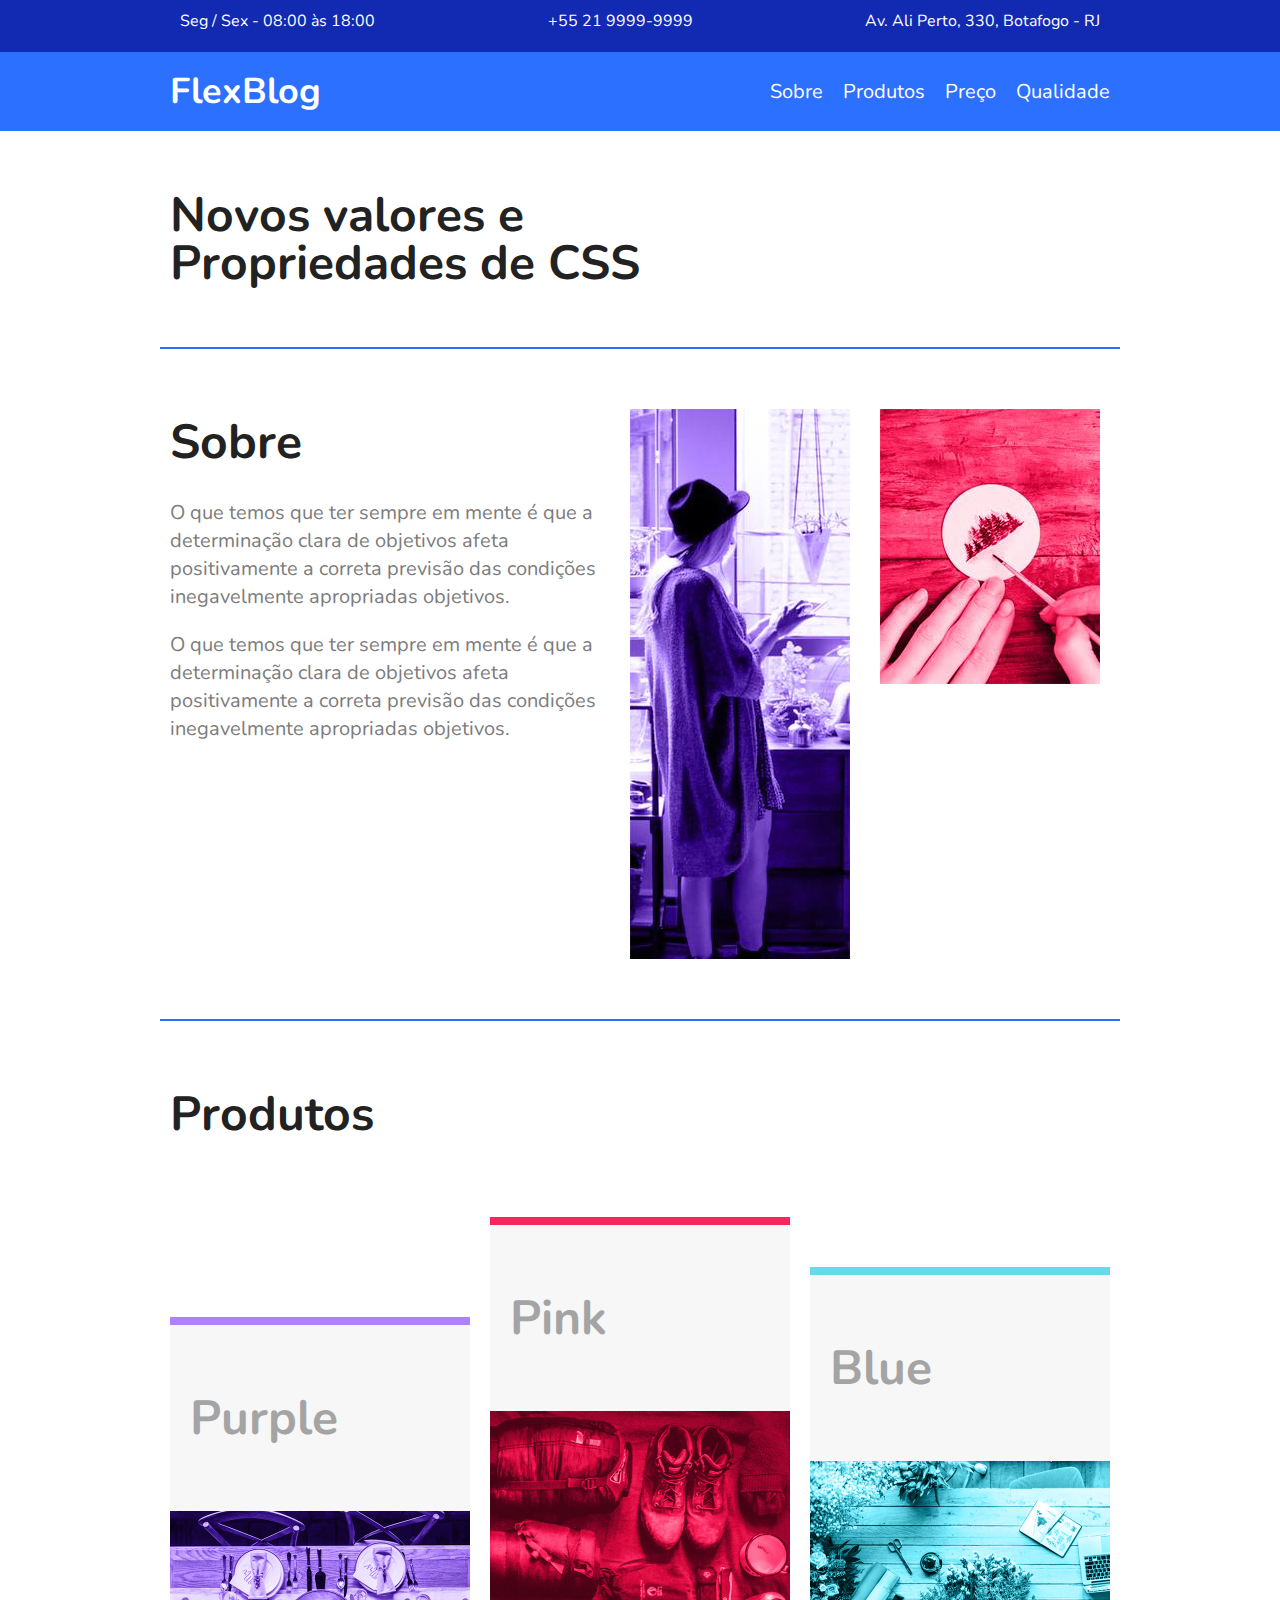
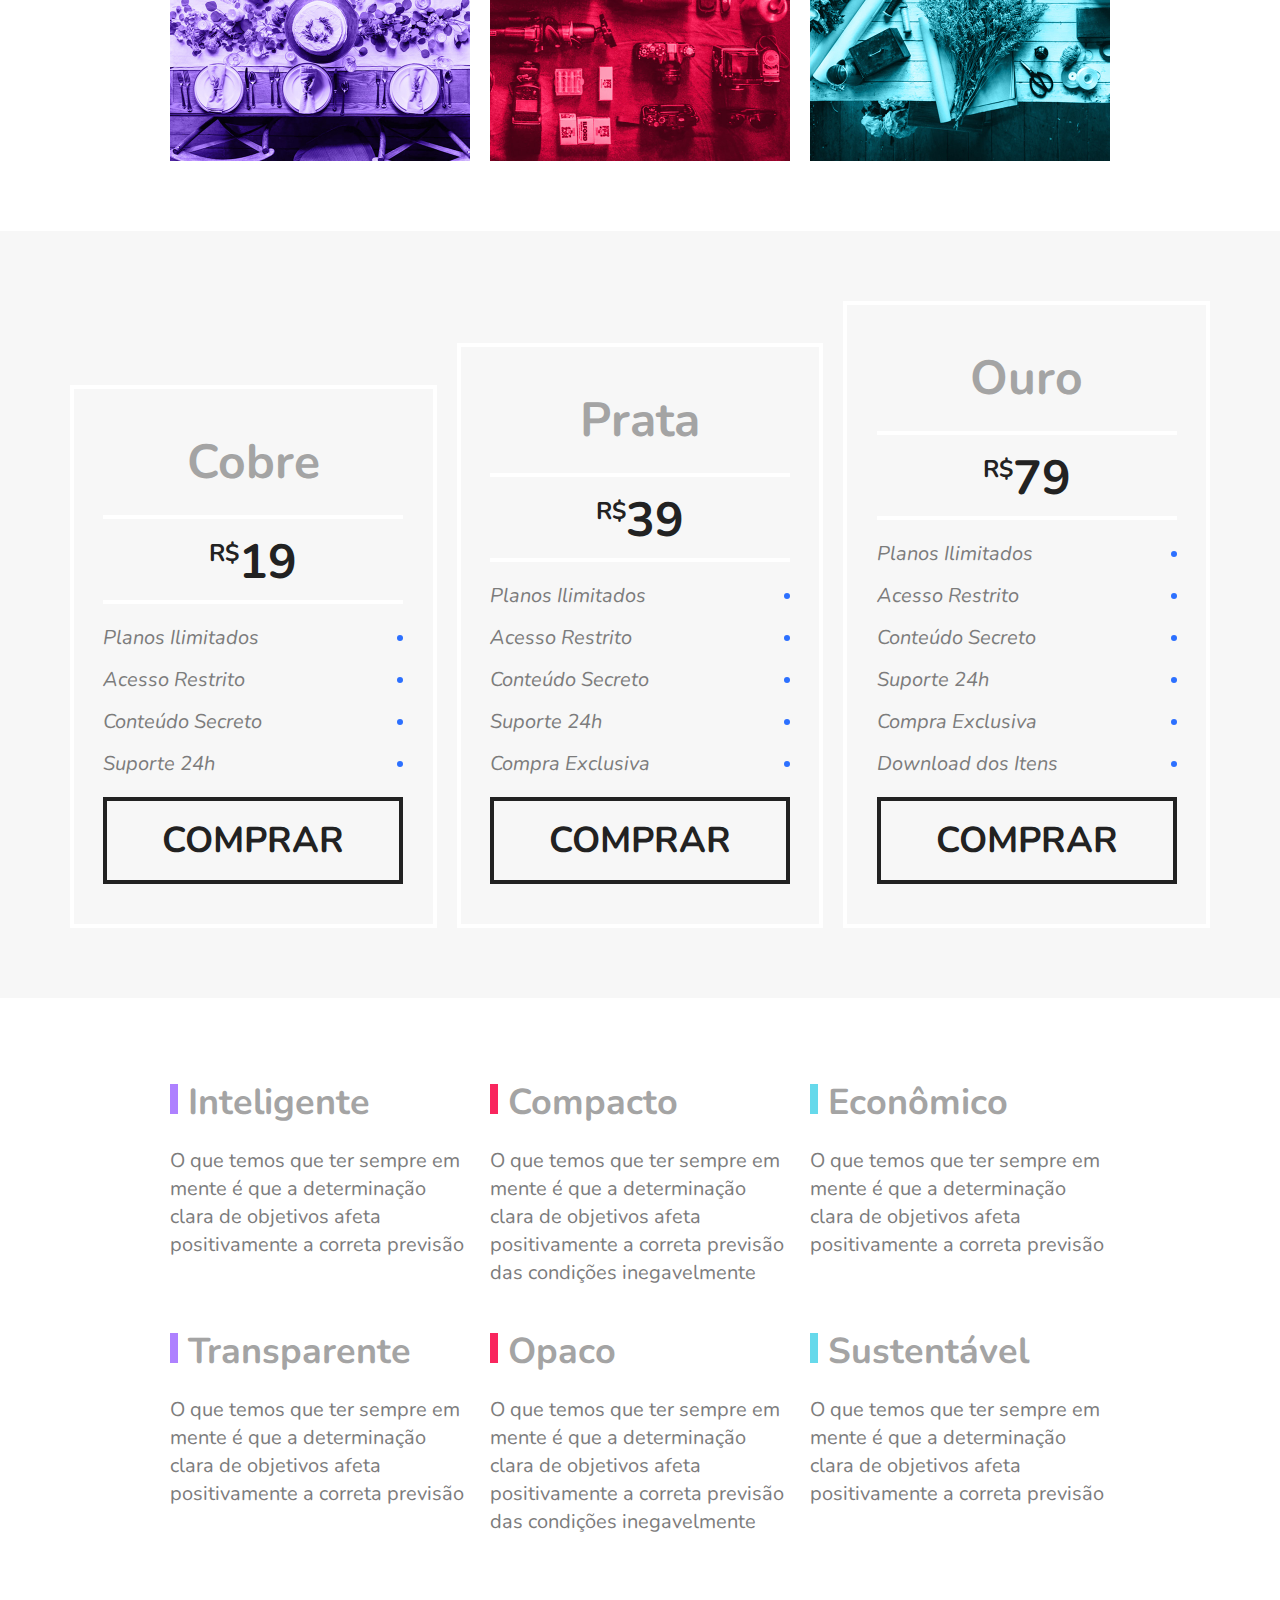
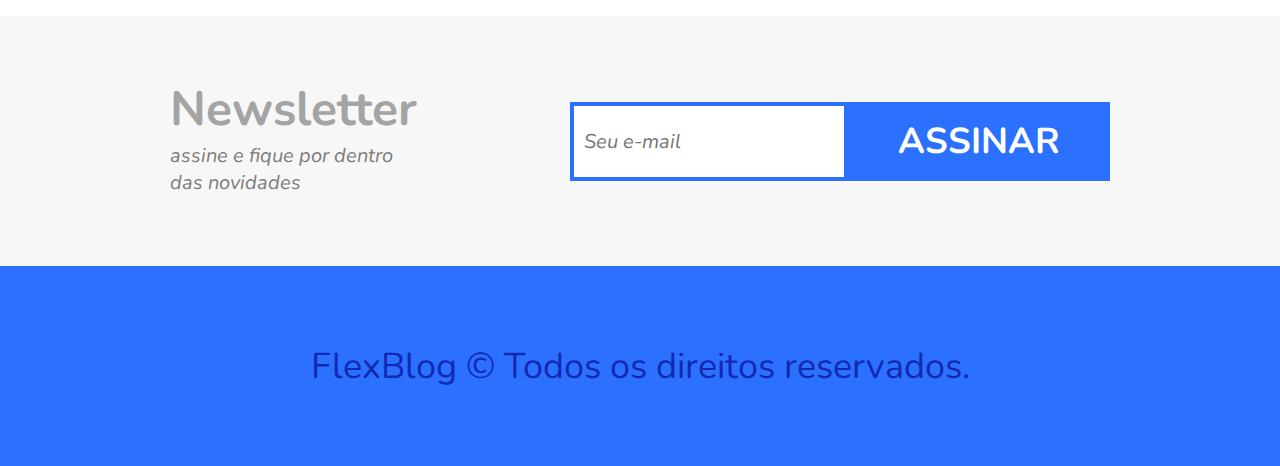
<file: css-flexbox/flexblog/index.html>
<!DOCTYPE html>
<html>

<head>
  <title>FlexBlog</title>
  <meta charset="utf-8">
  <meta name="viewport" content="width=divice-width, initial-scale=1, shrink-to-fit=no">
  <link href="https://fonts.googleapis.com/css2?family=Nunito:ital,wght@0,400;0,700;1,400&display=swap" rel="stylesheet">
  <link rel="stylesheet" type="text/css" href="./css/style.css">
  
</head>

<body>
  <div class="superinfo-bg">
    <div class="superinfo">
      <p>Seg / Sex - 08:00 às 18:00</p>
      <a href="tel:+552199999999">+55 21 9999-9999</a>
      <p>Av. Ali Perto, 330, Botafogo - RJ</p>
    </div>
  </div>

  <header class="menu-bg">
    <div class="menu">
      <div class="menu-logo">
        <a href="#">FlexBlog</a>
      </div>
        <nav class="menu-nav">
          <ul>
            <li><a href="#sobre">Sobre</a></li>
            <li><a href="#produtos">Produtos</a></li>
            <li><a href="#preco">Preço</a></li>
            <li><a href="#qualidade">Qualidade</a></li>
          </ul>
        </nav>
    </div>
  </header>

  <h1 class="introducao">Novos valores e<br>Propriedades de CSS</h1>

  <section class="sobre" id="sobre">
    <div class="sobre-info">
      <h1>Sobre</h1>
      <p>
        O que temos que ter sempre em mente é que a determinação clara de objetivos afeta positivamente a correta previsão das condições inegavelmente apropriadas objetivos.
      </p>
      <p>
        O que temos que ter sempre em mente é que a determinação clara de objetivos afeta positivamente a correta previsão das condições inegavelmente apropriadas objetivos.
      </p>
    </div>
    <div class="sobre-img">
      <img src="img/sobre1.jpg" alt="Sobre 1">
    </div>
    <div class="sobre-img">
      <img src="img/sobre2.jpg" alt="Sobre 2">
    </div>
  </section>

  <section class="produtos" id="produtos">
    <h1>Produtos</h1>
    <div class="produtos-container">
      <div class="produtos-item purple">
        <h2>Purple</h2>
        <img src="img/produtos1.jpg" alt="Produtos 1">
      </div>
      <div class="produtos-item pink">
        <h2>Pink</h2>
        <img src="img/produtos2.jpg" alt="Produtos 2">
      </div>
      <div class="produtos-item blue">
        <h2>Blue</h2>
        <img src="img/produtos3.jpg" alt="Produtos 3">
      </div>
    </div>
  </section>

  <section class="preco" id="preco">
    <div class="preco-item">
      <h2>Cobre</h2>
      <span><sup>R$</sup>19</span>
      <ul>
        <li>Planos Ilimitados</li>
        <li>Acesso Restrito</li>
        <li>Conteúdo Secreto</li>
        <li>Suporte 24h</li>
      </ul>
      <a href="#">Comprar</a>
    </div>
    
    <div class="preco-item">
      <h2>Prata</h2>
      <span><sup>R$</sup>39</span>
      <ul>
        <li>Planos Ilimitados</li>
        <li>Acesso Restrito</li>
        <li>Conteúdo Secreto</li>
        <li>Suporte 24h</li>
        <li>Compra Exclusiva</li>
      </ul>
      <a href="#">Comprar</a>
    </div>
    
    <div class="preco-item">
      <h2>Ouro</h2>
      <span><sup>R$</sup>79</span>
      <ul>
        <li>Planos Ilimitados</li>
        <li>Acesso Restrito</li>
        <li>Conteúdo Secreto</li>
        <li>Suporte 24h</li>
        <li>Compra Exclusiva</li>
        <li>Download dos Itens</li>
      </ul>
      <a href="#">Comprar</a>
    </div>
  </section>

  <section class="qualidade" id="qualidade">
    <div class="qualidade-item">
      <h2>Inteligente</h2>
      <p>
        O que temos que ter sempre em mente é que a determinação clara de objetivos afeta positivamente a correta previsão
      </p>
    </div>

    <div class="qualidade-item">
      <h2>Compacto</h2>
      <p>
        O que temos que ter sempre em mente é que a determinação clara de objetivos afeta positivamente a correta previsão das condições inegavelmente
      </p>
    </div>
      
    <div class="qualidade-item">
      <h2>Econômico</h2>
      <p>
        O que temos que ter sempre em mente é que a determinação clara de objetivos afeta positivamente a correta previsão
      </p>
    </div>
        
    <div class="qualidade-item">
      <h2>Transparente</h2>
      <p>
        O que temos que ter sempre em mente é que a determinação clara de objetivos afeta positivamente a correta previsão
      </p>
    </div>
      
    <div class="qualidade-item">
      <h2>Opaco</h2>
      <p>
        O que temos que ter sempre em mente é que a determinação clara de objetivos afeta positivamente a correta previsão das condições inegavelmente
      </p>
    </div>
      
    <div class="qualidade-item">
      <h2>Sustentável</h2>
      <p>
        O que temos que ter sempre em mente é que a determinação clara de objetivos afeta positivamente a correta previsão
      </p>
    </div>
  </section>

  <section class="newsletter">
    <div class="newsletter-info">
      <h1>Newsletter</h1>
      <p>assine e fique por dentro das novidades</p>
    </div>
    <form class="newsletter-form">
      <input type="text" placeholder="Seu e-mail">
      <button type="submit">Assinar</button>
    </form>
  </section>

  <footer class="footer">
    <p>FlexBlog &copy; Todos os direitos reservados.</p>
  </footer>
</body>

</html>
</file>
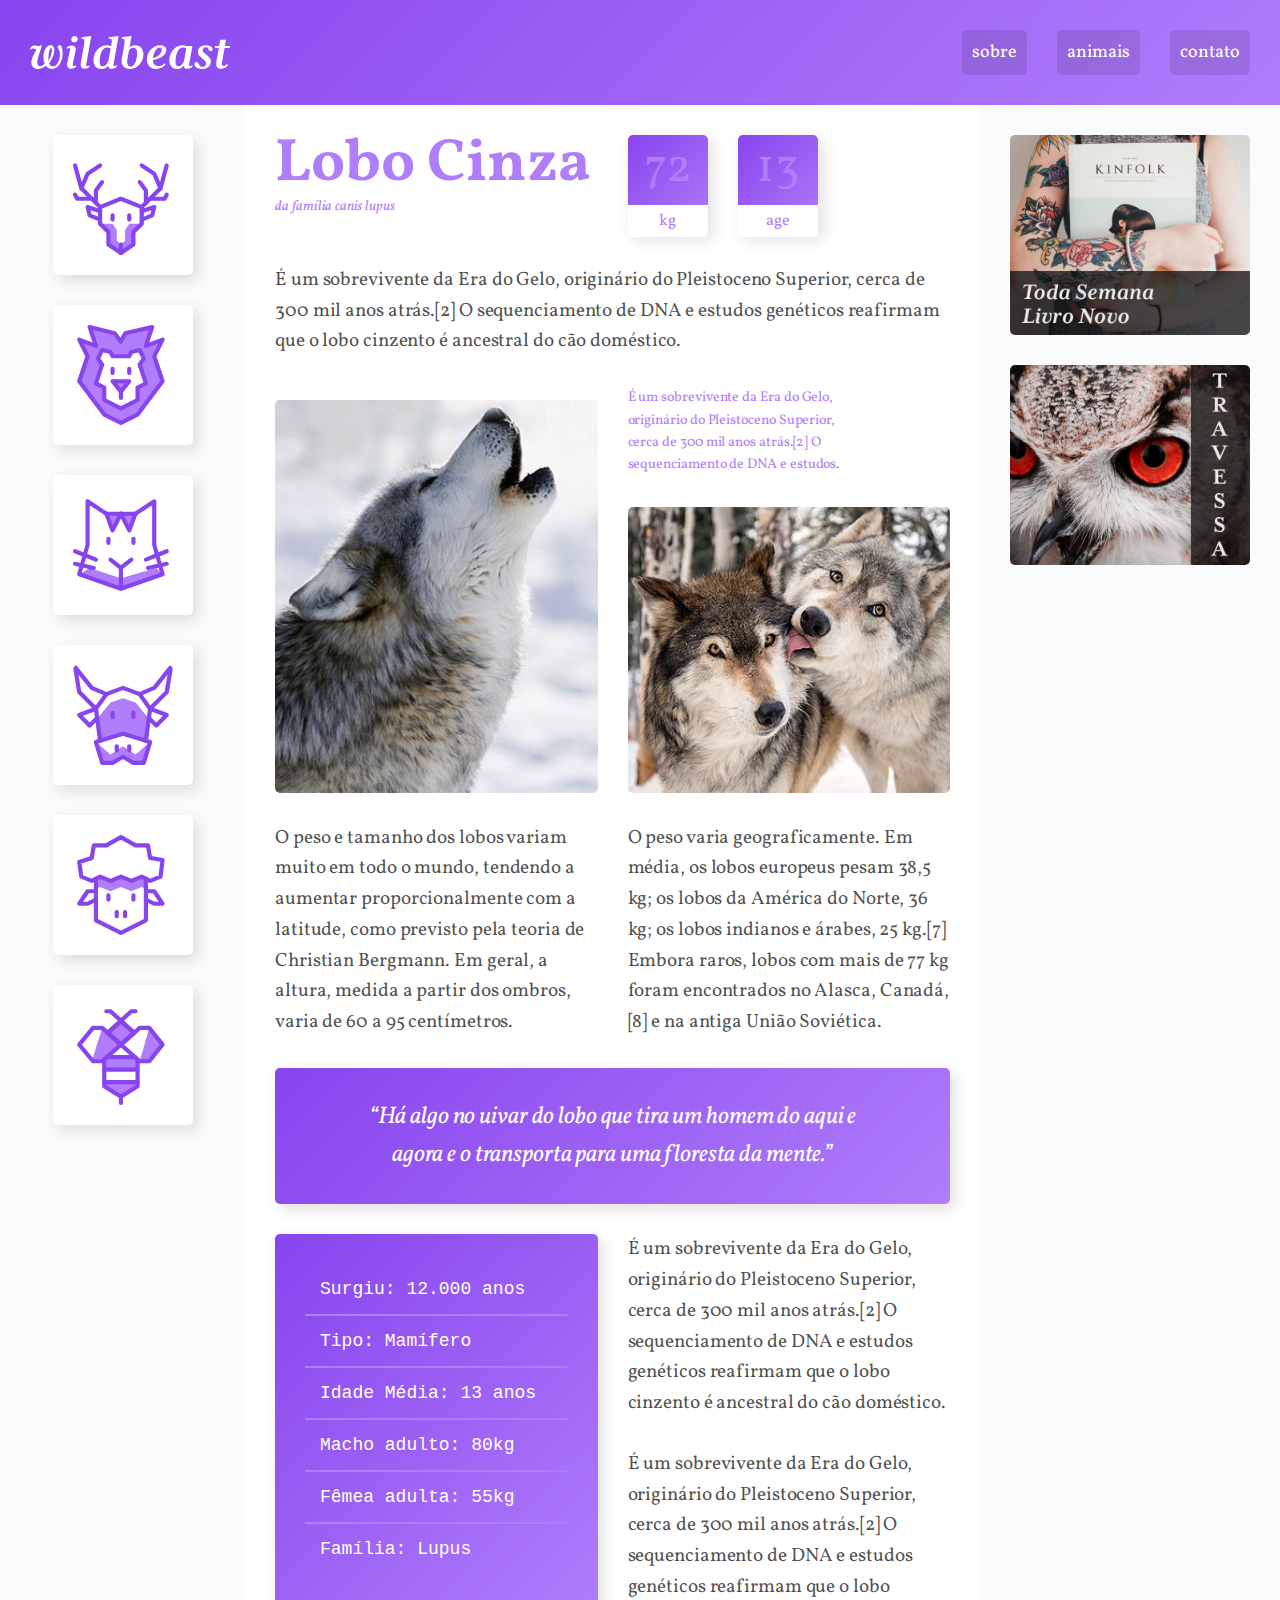
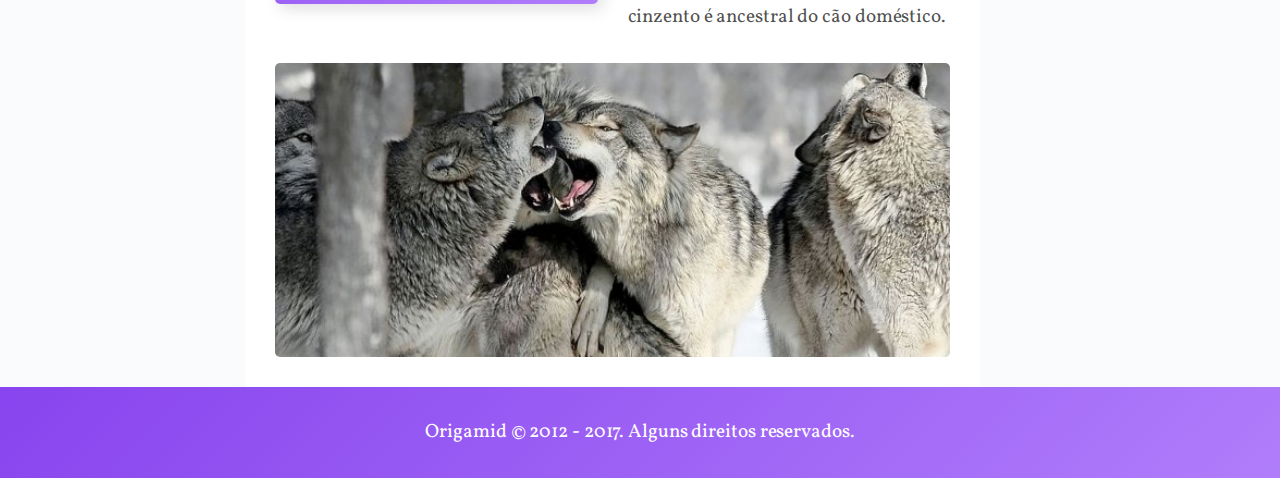
<file: css-grid-layout/wildbeast/index.html>
<!DOCTYPE html>
<html>

<head>
  <title>Wildbeast</title>
  <meta name="viewport" content="width=device-width, initial-scale=1, shrink-to-fit=no">
  <link href="https://fonts.googleapis.com/css2?family=Vollkorn:ital,wght@0,400;0,700;1,400&display=swap" rel="stylesheet">
  <link rel="stylesheet" href="css/style.css">
</head>

<body>
  <div class="estrutura">
    <header class="header">
      <a href="#" class="logo">
        <img src="img/wildbeast.svg" alt="Wildbeast">
      </a>
      <nav>
        <ul>
          <li><a href="#">sobre</a></li>
          <li><a href="#">animais</a></li>
          <li><a href="#">contato</a></li>
        </ul>
      </nav>
    </header>
    <nav class="sidenav">
      <ul>
        <li>
          <a href="#">
            <img src="img/icones/cervo.svg" alt="Cervo">
          </a>
        </li>
        <li>
          <a href="#">
            <img src="img/icones/leao.svg" alt="Leao">
          </a>
        </li>
        <li>
          <a href="#">
            <img src="img/icones/gato.svg" alt="Gato">
          </a>
        </li>
        <li>
          <a href="#">
            <img src="img/icones/vaca.svg" alt="Vaca">
          </a>
        </li>
        <li>
          <a href="#">
            <img src="img/icones/ovelha.svg" alt="Ovelha">
          </a>
        </li>
        <li>
          <a href="#">
            <img src="img/icones/abelha.svg" alt="Abelha">
          </a>
        </li>
      </ul>
    </nav>

    <main class="content">
      <div class="titulo">
        <h1>Lobo Cinza</h1>
        <span>da família canis lupus</span>
      </div>

      <div class="caracteristicas">
        <div>
          <span class="numero">72</span>
          <span class="rotulo">kg</span>
        </div>
        <div>
          <span class="numero">13</span>
          <span class="rotulo">age</span>
        </div>
      </div>

      <p class="col-wide">
        É um sobrevivente da Era do Gelo, originário do Pleistoceno Superior, cerca de 300 mil anos atrás.[2] O sequenciamento de DNA e estudos genéticos reafirmam que o lobo cinzento é ancestral do cão doméstico.
      </p>

      <img class="imagem-1" src="img/wolf1.jpg" alt="Wolf 1">

      <p class="destaque">
        É um sobrevivente da Era do Gelo, originário do Pleistoceno Superior, cerca de 300 mil anos atrás.[2] O sequenciamento de DNA e estudos.
      </p>

      <img class="imagem-2" src="img/wolf2.jpg" alt="Wolf 2">

      <p>
        O peso e tamanho dos lobos variam muito em todo o mundo, tendendo a aumentar proporcionalmente com a latitude, como previsto pela teoria de Christian Bergmann. Em geral, a altura, medida a partir dos ombros, varia de 60 a 95 centímetros.
      </p>

      <p>
        O peso varia geograficamente. Em média, os lobos europeus pesam 38,5 kg; os lobos da América do Norte, 36 kg; os lobos indianos e árabes, 25 kg.[7] Embora raros, lobos com mais de 77 kg foram encontrados no Alasca, Canadá,[8] e na antiga União Soviética.
      </p>

      <blockquote class="citacao col-wide">
        <p>
          “Há algo no uivar do lobo que tira um homem do aqui e agora e o transporta para uma floresta da mente.”
        </p>
      </blockquote>

      <ul class="atributos">
        <li>Surgiu: 12.000 anos</li>
        <li>Tipo: Mamífero</li>
        <li>Idade Média: 13 anos</li>
        <li>Macho adulto: 80kg</li>
        <li>Fêmea adulta: 55kg</li>
        <li>Família: Lupus</li>
      </ul>

      <div class="informacoes">
        <p>
          É um sobrevivente da Era do Gelo, originário do Pleistoceno Superior, cerca de 300 mil anos atrás.[2] O sequenciamento de DNA e estudos genéticos reafirmam que o lobo cinzento é ancestral do cão doméstico.
        </p>

        <p>
          É um sobrevivente da Era do Gelo, originário do Pleistoceno Superior, cerca de 300 mil anos atrás.[2] O sequenciamento de DNA e estudos genéticos reafirmam que o lobo cinzento é ancestral do cão doméstico.
        </p>
      </div>

      <img class="col-wide" src="img/wolf3.jpg" alt="Wolf 3">
    </main>

    <aside class="anuncios">
      <div class="anuncio-item">
        <img src="img/anuncio-1.jpg" alt="Anúncio 1">
      </div>

      <div class="anuncio-item">
        <img src="img/anuncio-2.jpg" alt="Anúncio 2">
      </div>
    </aside>

    <footer class="footer">
      <p>
        Origamid © 2012 - 2017. Alguns direitos reservados.
      </p>
    </footer>

  </div>
</body>

</html>
</file>
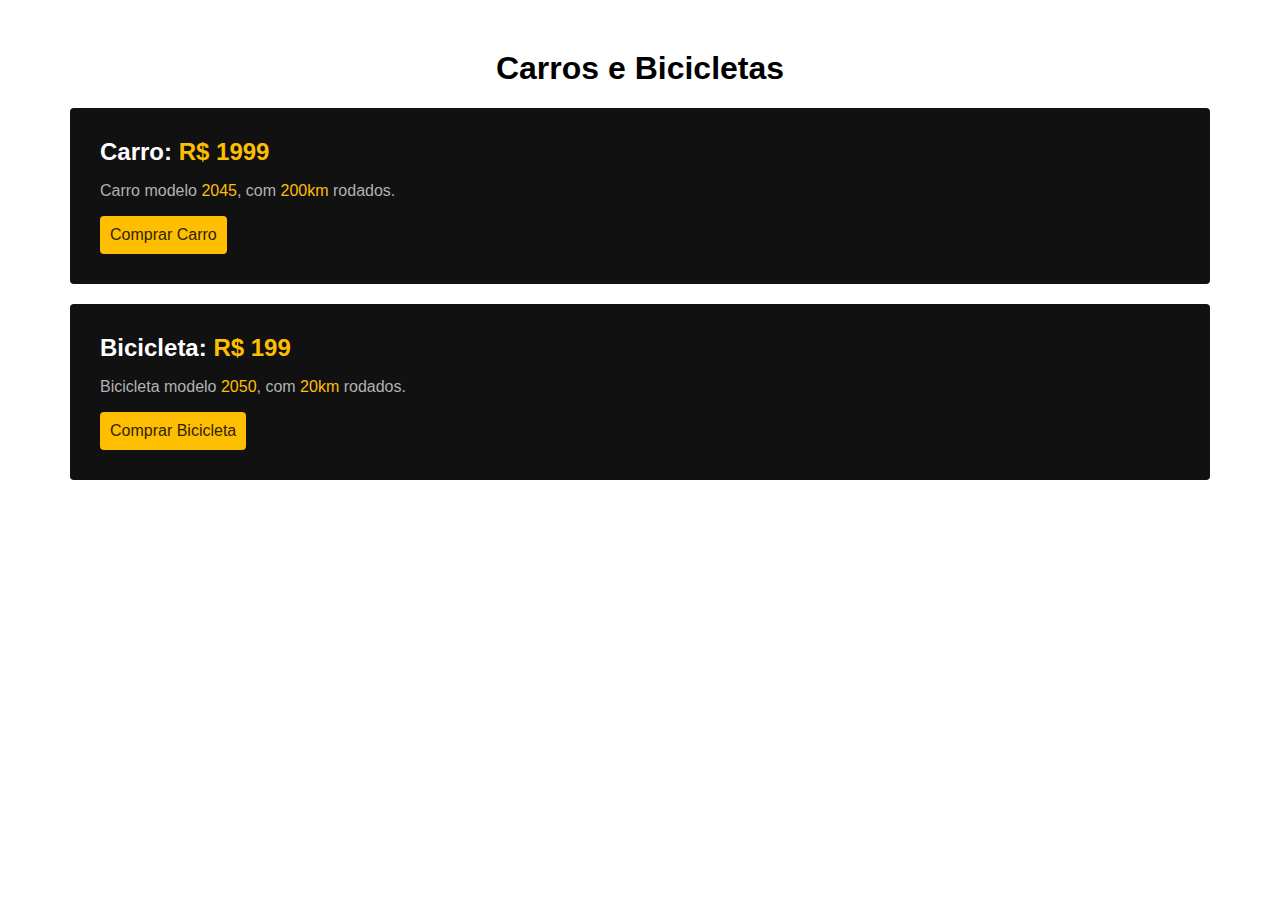
<file: exercicios/carrosebicicletas/index.html>
<!DOCTYPE html>
<html>

<head>
  <meta charset="UTF-8">
  <title>Carros e Bicicletas</title>
  <link rel="stylesheet" href="style.css">
</head>

<body>
  <h1>Carros e Bicicletas</h1>

  <div class="item">
    <h2>Carro: <span>R$ 1999<span></h2>
    <p>Carro modelo <span>2045</span>, com <span>200km</span> rodados.</p>
    <a href="/">Comprar Carro</a>
  </div>

  <div class="item">
    <h2>Bicicleta: <span>R$ 199</span></h2>
    <p>Bicicleta modelo <span>2050</span>, com <span>20km</span> rodados.</p>
    <a href="/">Comprar Bicicleta</a>
  </div>
</body>

</html>
</file>
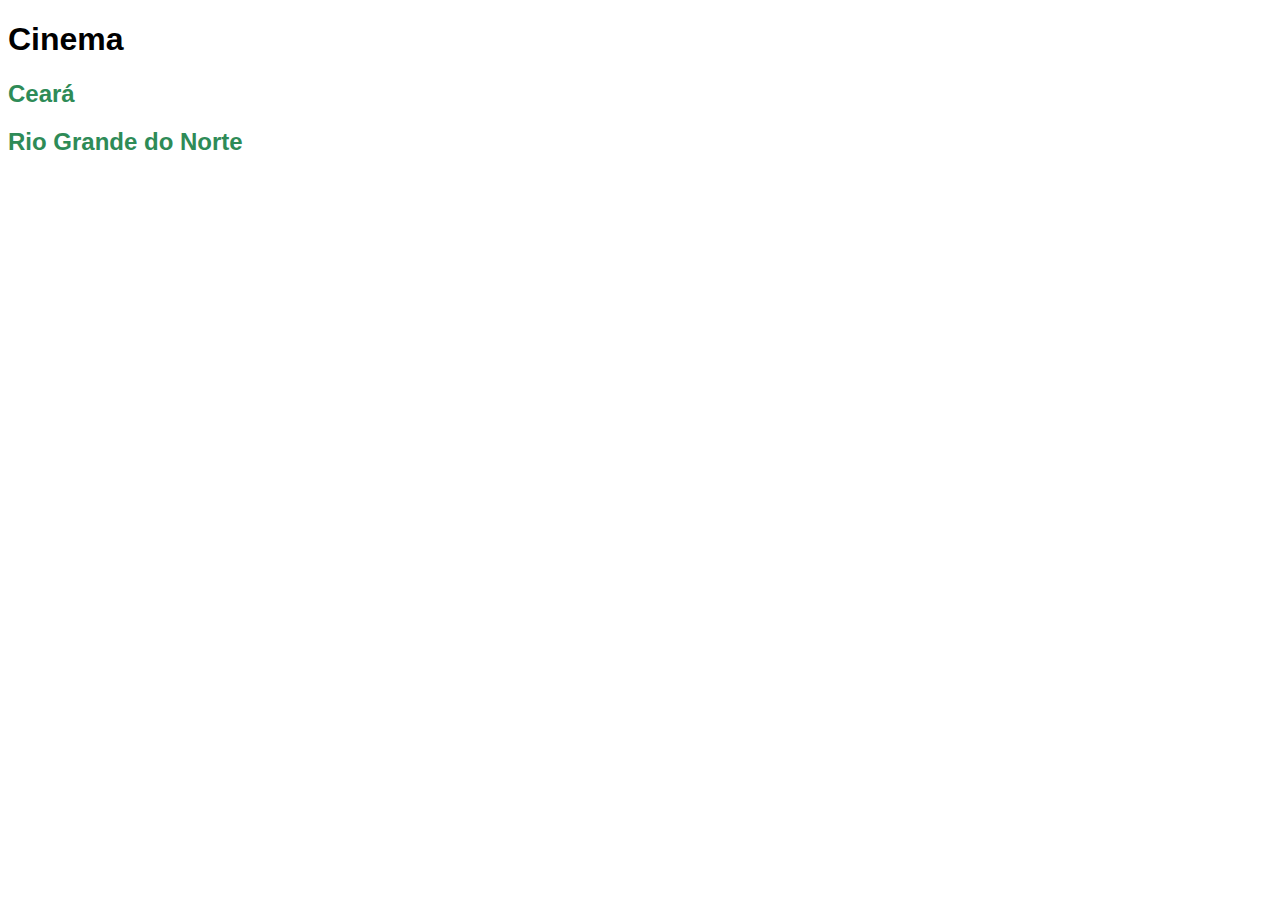
<file: exercicios/cinema/index.html>
<!DOCTYPE html>
<html>

<head>
  <meta charset="UTF-8">
  <title>Cinema</title>
  <link rel="stylesheet" href="./css/style.css">
</head>

<body>
  <h1>Cinema</h1>
  <h2><a href="./estados/ce.html">Ceará</a></h2>
  <h2><a href="./estados/rn.html">Rio Grande do Norte</a></h2>
</body>

</html>
</file>
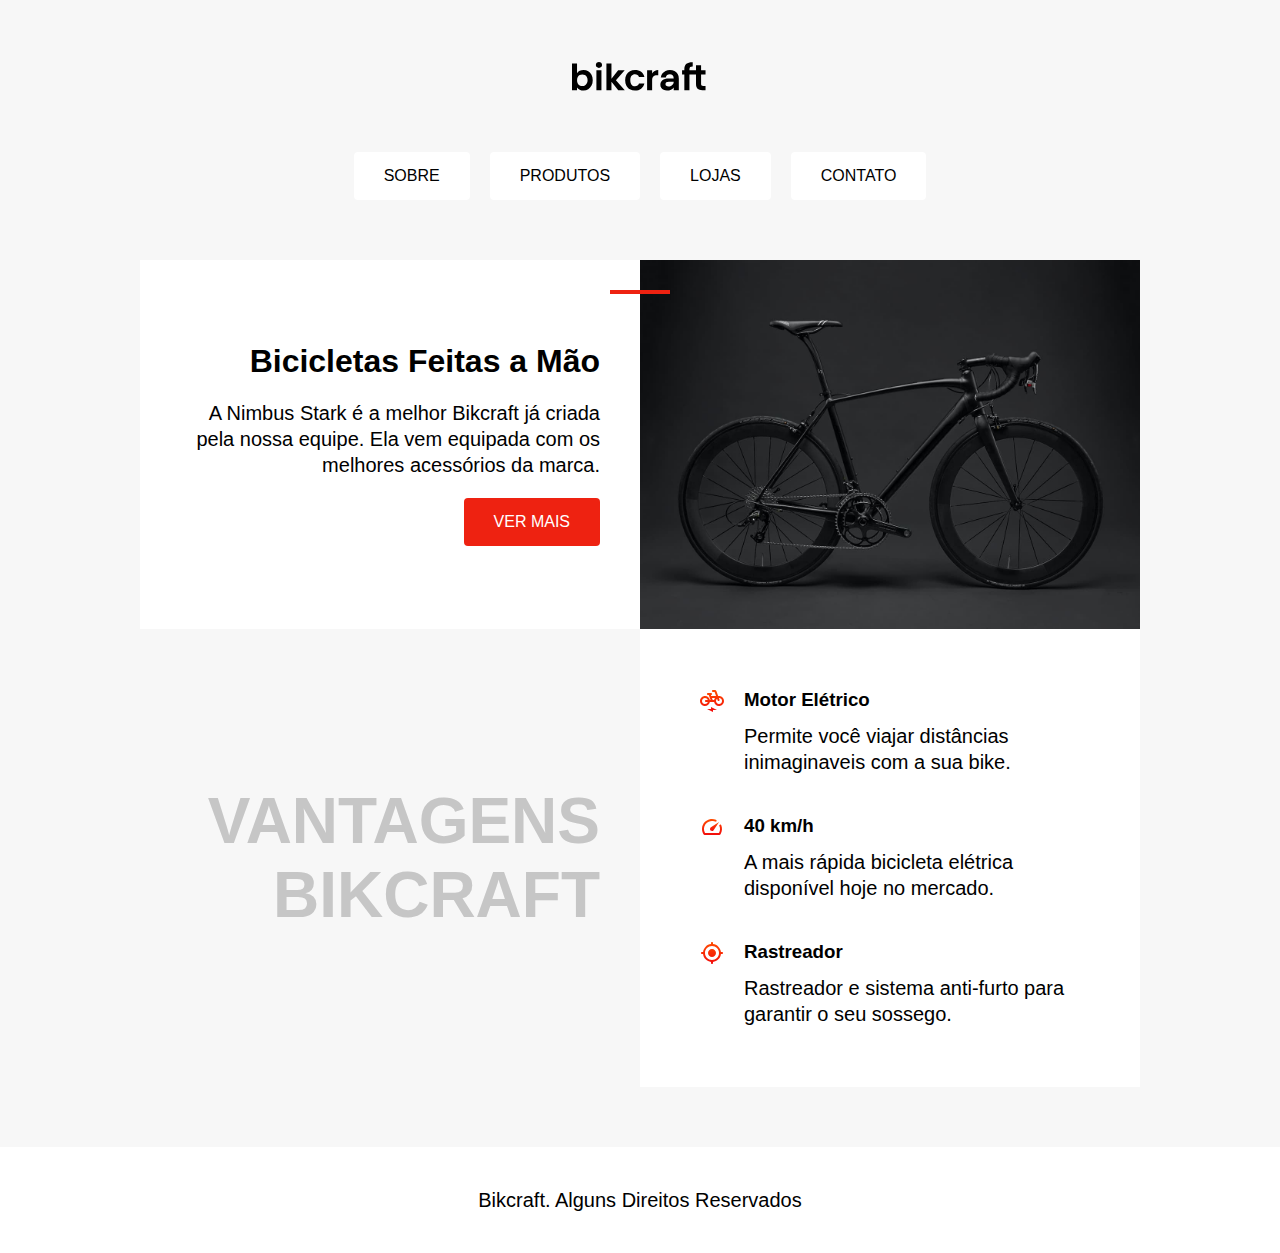
<file: exercicios/posicionamento-bikcraft/index.html>
<!DOCTYPE html>
<html>

<head>
  <meta charset="UTF-8">
  <title>Bikcraft</title>
  <link rel="stylesheet" href="./style.css">
</head>

<body>
  <img src="./img/bikcraft.svg" alt="Bikcraft">

  <div class="menu">
    <a href="/">Sobre</a>
    <a href="/">Produtos</a>
    <a href="/">Lojas</a>
    <a href="/">Contato</a>
  </div>

  <div class="conteudo">
    <div class="introducao">
      <span class="detalhe"></span>
      <h1>Bicicletas Feitas a Mão</h1>
      <p>A Nimbus Stark é a melhor Bikcraft já criada pela nossa equipe. Ela vem equipada com os melhores acessórios da marca.</p>
      <a class="botao" href="/">Ver Mais</a>
    </div>

    <img src="./img/bicicleta.jpg" alt="Bicicleta Bikcraft Preta">

    <h2 class="subtitulo">Vantagens Bikcraft</h2>

    <div class="vantagens">
      <div class="vantagens-item">
        <img src="./img/eletrica.svg" alt="">
        <h3>Motor Elétrico</h3>
        <p>Permite você viajar distâncias inimaginaveis com a sua bike.</p>
      </div>

      <div class="vantagens-item">
        <img src="./img/velocidade.svg" alt="">
        <h3>40 km/h</h3>
        <p>A mais rápida bicicleta elétrica disponível hoje no mercado.</p>
      </div>

      <div class="vantagens-item">
        <img src="./img/rastreador.svg" alt="">
        <h3>Rastreador</h3>
        <p>Rastreador e sistema anti-furto para garantir o seu sossego.</p>
      </div>
    </div>
  </div>

  <div class="rodape">
    <p>Bikcraft. Alguns Direitos Reservados</p>
  </div>
</body>

</html>
</file>
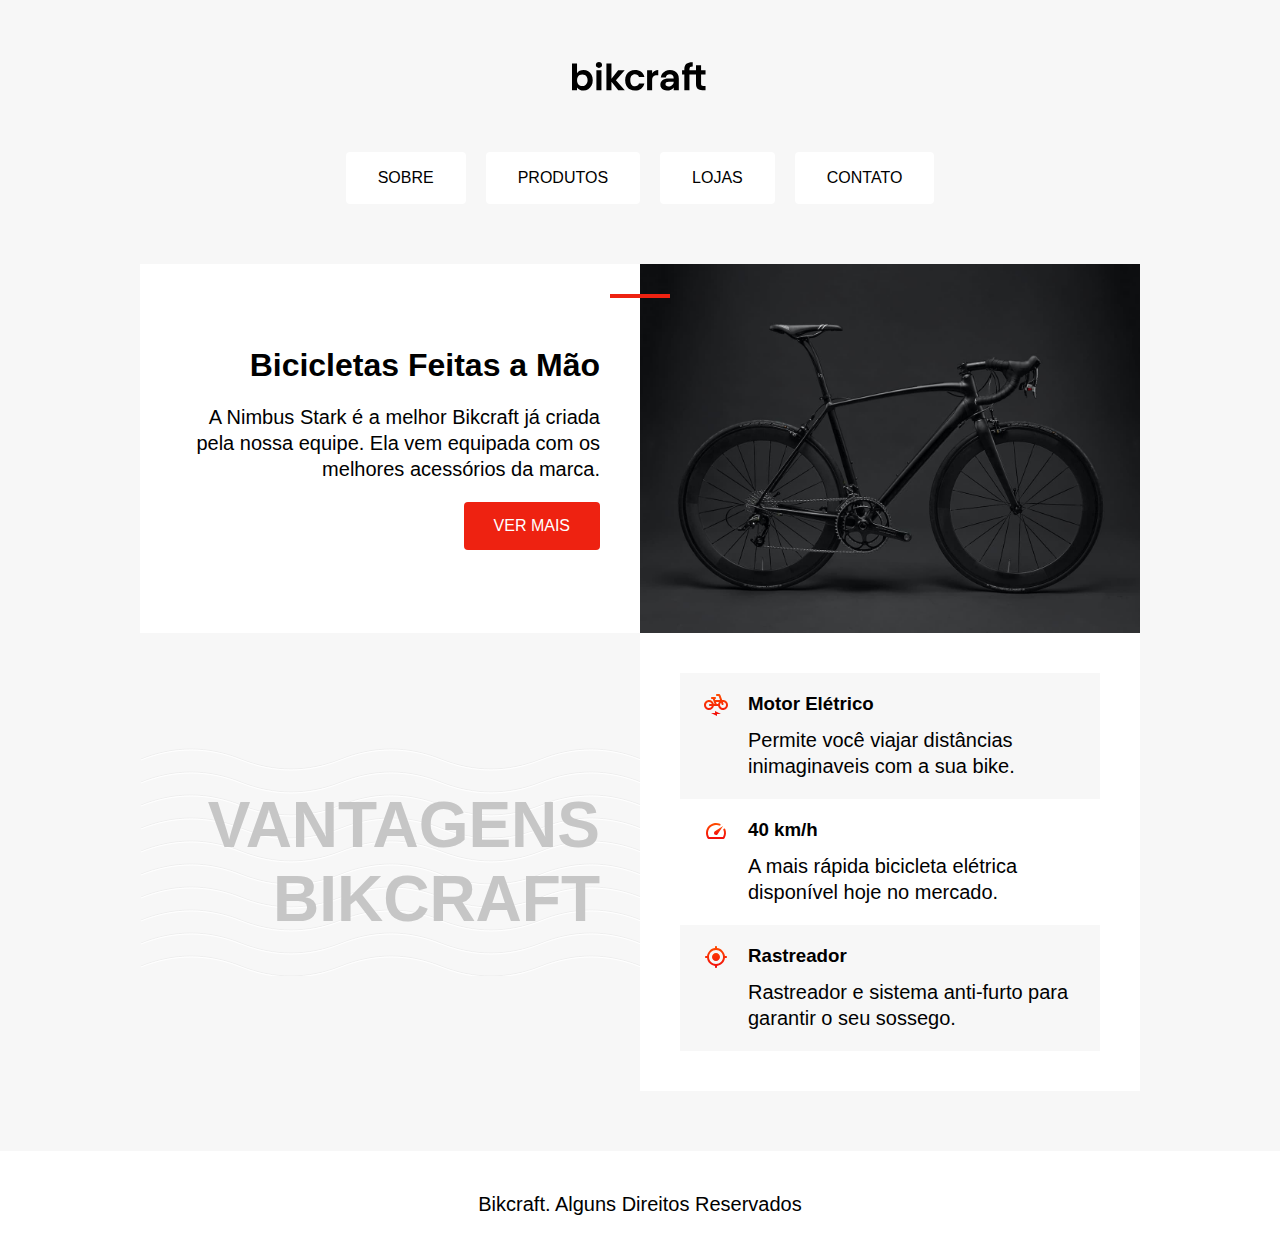
<file: exercicios/refatorar-bikcraft/index.html>
<!DOCTYPE html>
<html>

<head>
  <meta charset="UTF-8">
  <title>Bikcraft</title>
  <link rel="stylesheet" href="./style.css">
</head>

<body>
  <header class="header">
    <img src="./img/bikcraft.svg" alt="Bikcraft">

    <nav aria-label="primária">
      <ul class="menu">
        <li><a href="/">Sobre</a></li>
        <li><a href="/">Produtos</a></li>
        <li><a href="/">Lojas</a></li>
        <li><a href="/">Contato</a></li>
      </ul>
    </nav>
  </header>

  <main>
    <article class="conteudo">
      <div class="introducao" aria-labelledby="label-introducao">
        <h1 id="label-introducao">Bicicletas Feitas a Mão</h1>
        <p>A Nimbus Stark é a melhor Bikcraft já criada pela nossa equipe. Ela vem equipada com os melhores acessórios da marca.</p>
        <a class="botao" href="/">Ver Mais</a>
      </div>

      <img src="./img/bicicleta.jpg" alt="Bicicleta Bikcraft Preta">
    </article>

    <article class="conteudo" aria-labelledby="label-vantagens">
      <h2 class="subtitulo" id="label-vantagens">Vantagens Bikcraft</h2>
      <ul class="vantagens">
        <li class="vantagens-item">
          <img src="./img/eletrica.svg" alt="">
          <h3>Motor Elétrico</h3>
          <p>Permite você viajar distâncias inimaginaveis com a sua bike.</p>
        </li>
        <li class="vantagens-item">
          <img src="./img/velocidade.svg" alt="">
          <h3>40 km/h</h3>
          <p>A mais rápida bicicleta elétrica disponível hoje no mercado.</p>
        </li>
        <li class="vantagens-item">
          <img src="./img/rastreador.svg" alt="">
          <h3>Rastreador</h3>
          <p>Rastreador e sistema anti-furto para garantir o seu sossego.</p>
        </li>
      </ul>
    </article>
  </main>

  <footer class="rodape">
    <p>Bikcraft. Alguns Direitos Reservados</p>
  </footer>
</body>

</html>
</file>
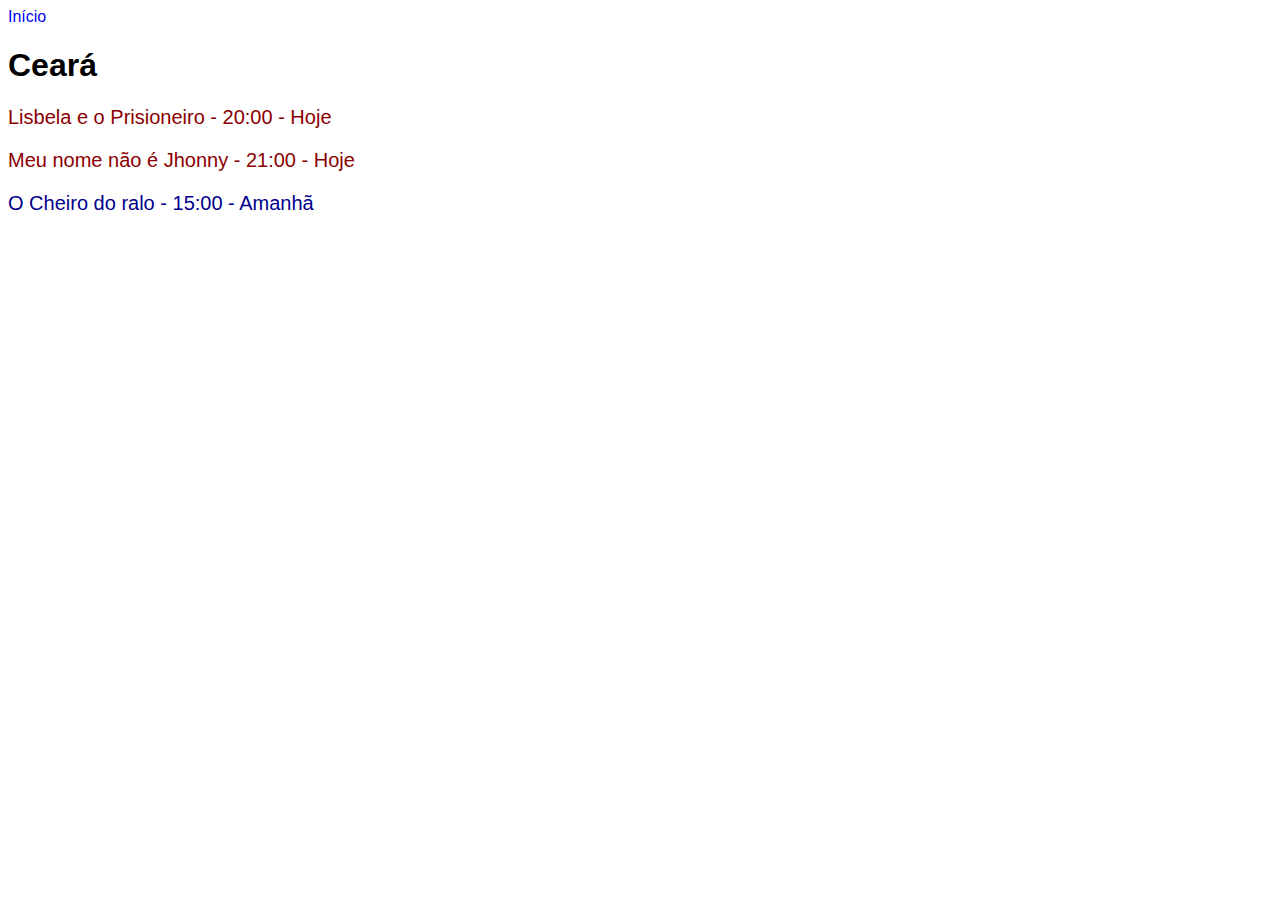
<file: exercicios/cinema/estados/ce.html>
<!DOCTYPE html>
<html>

<head>
  <meta charset="UTF-8">
  <title>Ceará</title>
  <link rel="stylesheet" href="../css/style.css">
</head>

<body>
  <a href="../index.html">Início</a>
  <h1>Ceará</h1>
  <p class="hoje">Lisbela e o Prisioneiro - 20:00 - Hoje</p>
  <p class="hoje">Meu nome não é Jhonny - 21:00 - Hoje</p>
  <p class="amanha">O Cheiro do ralo - 15:00 - Amanhã</p>
</body>

</html>
</file>
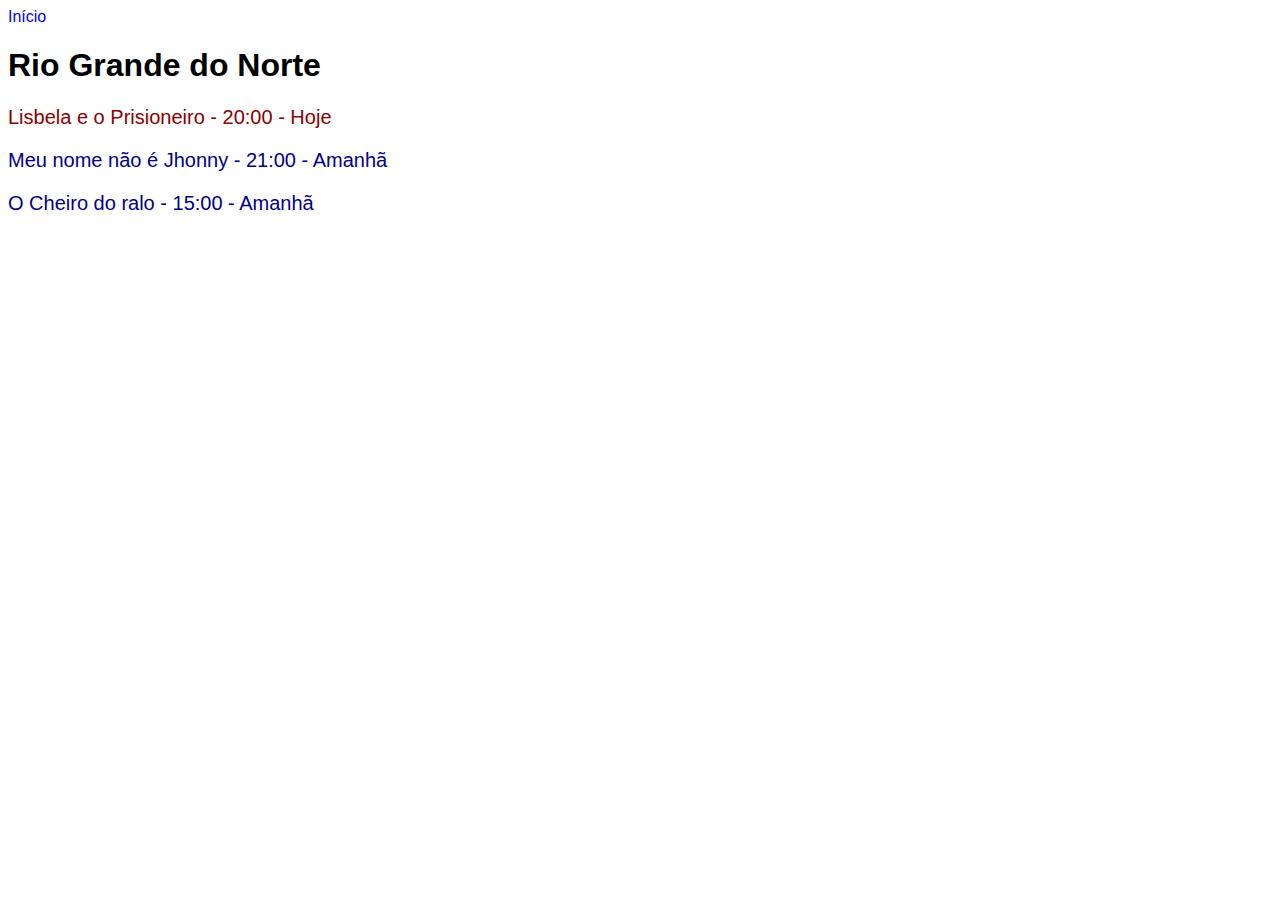
<file: exercicios/cinema/estados/rn.html>
<!DOCTYPE html>
<html>

<head>
  <meta charset="UTF-8">
  <title>Rio Grande do Norte</title>
  <link rel="stylesheet" href="../css/style.css">
</head>

<body>
  <a href="../index.html">Início</a>
  <h1>Rio Grande do Norte</h1>
  <p class="hoje">Lisbela e o Prisioneiro - 20:00 - Hoje</p>
  <p class="amanha">Meu nome não é Jhonny - 21:00 - Amanhã</p>
  <p class="amanha">O Cheiro do ralo - 15:00 - Amanhã</p>
</body>

</html>
</file>
<file: css-flexbox/flexblog/css/style.css>
body, h1, h2, p, ul, li, a {
  margin: 0px;
  padding: 0px;
}

body {
  font-family: "Nunito", Helvetica, Arial, sans-serif;
  color: #222222;
}

ul {
  list-style: none;
}

a {
  text-decoration: none;
}

img {
  display: block;
  max-width: 100%;
}

* {
  box-sizing: border-box;
}

/* Superinfo */

.superinfo-bg {
  background: #122ab2;
  color: white;
}

.superinfo {
  max-width: 960px;
  margin: 0 auto;
  display: flex;
  justify-content: space-between;
  flex-wrap: wrap;
  padding: 10px;
}

.superinfo p, .superinfo a {
  margin: 0 10px 10px 10px;
}

.superinfo a {
 color: white; 
}

/* Menu */

.menu-bg {
  background: #2c70ff;
}

.menu {
  max-width: 960px;
  margin: 0 auto;
  padding: 15px 0;
  display: flex;
  flex-wrap: wrap;
  justify-content: space-between;
  align-items: center;
}

.menu a {
  color: white;
}

.menu-logo a {
  font-size: 2.25em;
  font-weight: bold;
  margin: 0 10px;
}

.menu-nav ul {
  display: flex;
  flex-wrap: wrap;
}

.menu-nav a {
  font-size: 1.25em;
  display: block;
  padding: 10px;
}

.menu-nav a:hover {
  color: #122ab2;
}

/* Introdução */

.introducao {
  font-size: 3em;
  line-height: 1;
  max-width: 960px;
  margin: 0 auto;
  padding: 60px 10px;
}

/* Sobre */

.sobre {
  border-top: 2px solid #2c70ff;
  border-bottom: 2px solid #2c70ff;
  max-width: 960px;
  margin: 0 auto;
  padding: 60px 0;
  display: flex;
  flex-wrap: wrap;
}

.sobre-info {
  flex: 2 1 300px;
  margin: 0 10px;
}

.sobre-info h1 {
  font-size: 3em;
  margin-bottom: .5em;
}

.sobre-info p {
  font-size: 1.25em;
  line-height: 1.4;
  margin-bottom: 1em;
  color: #7c7c7c;
}

.sobre-img {
  flex: 1 1 160px;
  margin: 0 10px;
}

/* Produtos */

.produtos {
  max-width: 960px;
  margin: 60px auto;
}

.produtos h1 {
  font-size: 3em;
  margin: 0 10px 60px 10px;
}

.produtos-container {
  display: flex;
  flex-wrap: wrap;
  align-items: flex-end;
}

.produtos-item {
  flex: 1 1 175px;
  margin: 10px;
}

.produtos-item h2 {
  font-size: 3em;
  color: #a4a4a4;
  background: #f7f7f7;
  padding: 60px 20px;
}

.purple {
  border-top: 8px solid #ae81ff;
}

.pink {
  border-top: 8px solid #f9265e;
}

.blue {
  border-top: 8px solid #66d9eb;
}

/* Preço */

.preco {
  background: #f7f7f7;
  padding: 60px;
  display: flex;
  flex-wrap: wrap;
  align-items: flex-end;
}

.preco-item {
  flex: 1 1 260px;
  border: 4px solid white;
  padding: 20px;
  margin: 10px;
}

.preco h2 {
  font-size: 3em;
  color: #a4a4a4;
  text-align: center;
  margin-top: 20px;
}

.preco-item span {
  max-width: 300px;
  margin: 20px auto;
  display: block;
  font-size: 3em;
  text-align: center;
  font-weight: bold;
  padding: 10px 0 5px 0;
  border-top: 4px solid white;
  border-bottom: 4px solid white;
}

.preco-item sup {
  font-size: 1.5rem;
}

.preco-item ul {
  max-width: 300px;
  margin: 20px auto;
  font-size: 1.25em;
  font-style: italic;
  color: #7c7c7c;
}

.preco-item li {
  display: flex;
  justify-content: space-between;
  align-items: center;
  margin-bottom: 15px;
}

.preco-item li::after {
  content: "";
  display: block;
  width: 6px;
  height: 6px;
  background: #2c70ff;
  border-radius: 50%;
}

.preco-item a {
  max-width: 300px;
  display: block;
  margin: 20px auto;
  border: 4px solid;
  color: #222222;
  text-transform: uppercase;
  font-weight: bold;
  font-size: 2.25em;
  padding: 15px 0;
  text-align: center;
}

@media (max-width: 800px) {
  .preco {
    padding-left: 10px;
    padding-right: 10px;
  }
  .preco .preco-item:nth-child(3) {
    order: -2;
  }
  .preco .preco-item:nth-child(2) {
    order: -1;
  }
}

/* Qualidade */

.qualidade {
  max-width: 960px;
  margin: 60px auto;
  display: flex;
  flex-wrap: wrap;
}

.qualidade-item {
  flex: 1 1 300px;
  margin: 20px 10px;
}

.qualidade-item h2 {
  font-size: 2.25em;
  color: #a4a4a4;
  margin-bottom: 20px;
}

.qualidade-item h2::before {
  content: '';
  display: inline-block;
  width: 8px;
  height: 30px;
  margin-right: 10px;
}

.qualidade-item:nth-of-type(3n+1) h2::before {
  background: #ae81ff;
}

.qualidade-item:nth-of-type(3n+2) h2::before {
  background: #f9265e;
}

.qualidade-item:nth-of-type(3n+3) h2::before {
  background: #66d9eb;
}

.qualidade-item p {
  font-size: 1.25em;
  line-height: 1.4;
  color: #7c7c7c;
}

/* Newsletter */

.newsletter {
  background-color: #f7f7f7;
  padding: 60px calc((100% - 960px) / 2 );
  display: flex;
  flex-wrap: wrap;
}

.newsletter-info {
  flex: 1 1 240px;
  margin: 0 10px;
}

.newsletter-info h1 {
  font-size: 3em;
  color: #a4a4a4;
}

.newsletter-info p {
  font-size: 1.25em;
  font-style: italic;
  max-width: 230px;
  color: #7c7c7c;
  margin-bottom: 10px;
}

.newsletter-form {
  flex: 2 1 260px;
  margin: 0 10px;
  align-self:  center;
  display: flex;
  flex-wrap: wrap;
}

.newsletter-form input {
  flex: 3 1 260px;
  font-size: 1.25em;
  color: #7c7c7c;
  font-style: italic;
  font-family: "Nunito", Helvetica, Arial, sans-serif;
  border: 4px solid #2c70ff;
  padding: 15px 10px;
  margin: 0px;
  border-radius: 0px;
}

.newsletter-form button {
  flex: 1 1 260px;
  font-family: "Nunito", Helvetica, Arial, sans-serif;
  font-size: 2.25em;
  font-weight: bold;
  text-transform: uppercase;
  background: #2c70ff;
  color: white;
  margin: 0px;
  cursor: pointer;
  border: 0px;
  padding: 15px 10px;
}

@media (max-width: 600px) {
  .newsletter-form button {
    font-size: 1.5em;
  }
}

/* Footer */

.footer {
  display: flex;
  background: #2c70ff;
  height: 200px;
  align-items: center;
}

.footer p {
  flex: 1;
  text-align: center;
  font-size: 2.25em;
  color: #122ab2;
}
</file>
<file: css-grid-layout/wildbeast/css/style.css>
body, p, h1, ul, li, blockquote {
  padding: 0px;
  margin: 0px;
}

body {
  font-family: 'Vollkorn', Georgia, serif;
}

li {
  list-style: none;
}

a {
  text-decoration: none;
}

img {
  width: 100%;
  display: block;
  border-radius: 5px;
}

/* GRID GERAL */

.estrutura {
  display: grid;
  grid-template-columns: minmax(160px, 1fr) 3fr 300px;
  grid-template-areas: 
    "header header header" 
    "sidenav content anuncios"
    "footer footer footer"
  ;
}

@media (max-width: 1200px) {
  .estrutura {
    grid-template-areas: 
      "header header header"
      "sidenav content content"
      "sidenav anuncios anuncios"
      "footer footer footer"
    ;
  }
}

@media (max-width: 760px) {
  .estrutura {
    grid-template-columns: 100%;
    grid-template-areas: 
      "header"
      "sidenav"
      "content"
      "anuncios"
      "footer"
    ;
  }
}

/* HEADER */

.header {
  grid-area: header;
  background: linear-gradient(135deg, #8844ee, #b07dfb);
  padding: 30px;
  display: grid;
  grid-template-columns: 1fr auto;
  align-items: center;
}

.logo {
  max-width: 200px;
}

.header nav ul {
  display: flex;
  flex-wrap: wrap;
}

.header nav a {
  display: block;
  padding: 10px;
  color: white;
  font-size: 1.125em;
  background: rgba(0, 0, 0, 0.1);
  border-radius: 5px;
  transition: 0.1s;
}

.header nav a:hover {
  background: rgba(0, 0, 0, 0.5);
}

.header li + li {
  margin-left: 30px;
}

@media (max-width: 760px) {
  .header {
    grid-template-columns: auto;
  }
  .logo {
    margin-bottom: 20px;
  }
  .header nav a {
    font-size: 1em;
  }
  .header li + li {
    margin-left: 10px;
  }
}

/* SIDENAV */

.sidenav {
  grid-area: sidenav;
  background: #fafbfc;
  padding: 30px;
}

.sidenav li a {
  display: block;
  min-width: 60px;
  max-width: 100px;
  margin: 0 auto 30px auto;
  background: white;
  padding: 20px;
  border-radius: 5px;
  box-shadow: 5px 5px 15px 0px rgba(44, 44, 44, 0.15);
  transition: .1s ease-out;
}

.sidenav li a:hover {
  background: #b07dfb;
}

@keyframes seta {
  from {
    right: 30px;
  }
  to {
    right: 20px;
  }
}

@media (max-width: 760px) {
  .sidenav {
    position: relative;
    overflow-x: auto;
    -webkit-overflow-scrolling: touch;
    -ms-overflow-style: -ms-autohiding-scrollbar;
  }
  .sidenav::after {
    content: '→';
      position: absolute;
      top: 5px;
      right: 30px;
      color: rgba(0, 0, 0, 0.3);
      animation: seta .5s ease-in 0s infinite alternate;
  }

  .sidenav ul {
    display: flex;
  }
  .sidenav li {
    flex: 1 0 60px;
  }
  .sidenav {
    padding: 0 30px;
  }
  .sidenav li a {
    margin: 30px 30px 30px 0;
  }
}

/* CONTENT */

.content {
  grid-area: content;
  max-width: 900px;
  margin: 0 auto;
  padding: 30px;
  display: grid;
  grid-template-columns: 1fr 1fr;
  gap: 30px;
}

@media (max-width: 600px) {
  .content {
    grid-template-columns: auto;
  }
}

.col-wide {
  grid-column: 1 / -1;
}

.imagem-1 {
  grid-row: span 2;
  align-self: end;
}

.item-2 {
  align-self: end;
}

/* ESTILOS CONTENT */

p {
  font-size: 1.2em;
  line-height: 1.6;
  letter-spacing: -0.005em;
  color: rgba(0, 0, 0, 0.7);
}

.informacoes p + p {
  margin-top: 30px;
}

/* TITULO */

.titulo {
  color: #b07dfb;
}

.titulo h1 {
  font-size: 3.75em;
  line-height: 1;
  font-weight: 700;
}

.titulo span {
  font-size: 0.875em;
  font-style: italic;
}

/* CARACTERISTICAS */

.caracteristicas {
  display: flex;
  align-items: flex-start;
}

.caracteristicas > div {
  width: 80px;
  text-align: center;
  background: linear-gradient(135deg, #8844ee, #b07dfb);
  border-radius: 5px;
  box-shadow: 5px 5px 15px 0px rgba(44, 44, 44, 0.15);
  position: relative;
}

.caracteristicas > div:first-child {
  margin-right: 30px;
}

.caracteristicas span {
  display: block;
  color: #b07dfb;

}

.numero {
  color: #b07dfb;
  font-size: 3em;
  line-height: 1;
  margin: 10px auto;
}

.rotulo {
  background: white;
  border-radius: 0 0 5px 5px;
  padding: 5px 0;
  position: relative;
  top: 2px;
}

.destaque {
  font-size: 0.875em;
  color: #b07dfb;
  max-width: 16em;
}

.citacao, .atributos {
  align-self: start;
  padding: 30px;
  border-radius: 5px;
  box-shadow: 5px 5px 15px 0px rgba(44, 44, 44, 0.15);
  background: linear-gradient(135deg, #8844ee, #b07dfb);
}

.citacao p {
  font-size: 1.5em;
  font-style: italic;
  text-align: center;
  color: white;
  max-width: 500px;
  margin: 0 auto;
}

.atributos li {
  color: white;
  font-family: Courier, monospace;
  font-size: 1.125em;
  padding: 15px;
}

.atributos li + li {
  border-top: 2px solid #b07dfb;
}

/* ANUNCIOS */

.anuncios {
  grid-area: anuncios;
  background: #fafbfc;
  display: grid;
  align-content: start;
  padding: 30px;
  gap: 30px;
  grid-template-columns: repeat(auto-fit, minmax(150px, 1fr));
}

/* FOOTER */

.footer {
  grid-area: footer;
  background: linear-gradient(135deg, #8844ee, #b07dfb);
}

.footer p {
  color: white;
  text-align: center;
  padding: 30px;
}
</file>
<file: exercicios/carrosebicicletas/style.css>
body {
  font-family: Arial, Helvetica, sans-serif;
  margin: 50px;
}

h1 {
  text-align: center;
}

h2 {
  margin: 0px;
}

.item {
  background-color: #111;
  color: #fff;
  padding: 30px;
  margin: 20px;
  border-radius: 4px;
}

span {
  color: #febe01;
}

p {
  color: #b2b2b2;
}

a {
  display: inline-block;
  background-color: #febe01;
  color: #332200;
  padding: 10px;
  border-radius: 4px;
  text-decoration: none;
}
</file>
<file: exercicios/cinema/css/style.css>
.hoje {
  color: darkred;
}

.amanha {
  color: darkblue;
}

a {
  text-decoration: none;
}

h2 a {
  color: seagreen;
}

p {
  font-size: 20px;
}

body {
  font-family: Arial, Helvetica, sans-serif;
}
</file>
<file: exercicios/posicionamento-bikcraft/style.css>
body {
  font-family: Arial, Helvetica, sans-serif;
  margin: 0px;
  background: #f7f7f7;
  display: grid;
  gap: 60px;
  justify-items: center;
  margin-top: 60px;
}

img {
  max-width: 100%;
  display: block;
}

a {
  text-decoration: none;
}

p,
h1,
h2,
h3 {
  margin: 0px;
}

p {
  font-size: 20px;
  line-height: 1.3;
}

.menu {
  display: flex;
  flex-wrap: wrap;
  gap: 20px;
  justify-content: center;
}

.menu a {
  background: #ffffff;
  padding: 15px 30px;
  border-radius: 4px;
  color: #000000;
  text-transform: uppercase;
}

.conteudo {
  display: grid;
  grid-template-columns: 1fr 1fr;
  max-width: 1000px;
}

.introducao {
  background: #fff;
  padding: 40px;
  text-align: right;
  position: relative;
  display: grid;
  gap: 20px;
  align-content: center;
  justify-items: end;
}

.detalhe {
  width: 60px;
  height: 4px;
  background: #e21;
  position: absolute;
  top: 30px;
  right: -30px;
}

.botao {
  background: #e21;
  color: #fff;
  padding: 15px 30px;
  border-radius: 4px;
  text-transform: uppercase;
}

.subtitulo {
  font-size: 64px;
  text-transform: uppercase;
  color: #c6c6c6;
  text-align: right;
  padding: 40px;
  align-self: center;
}

.vantagens {
  background: #fff;
  padding: 40px;
}

.vantagens-item {
  display: grid;
  grid-template-columns: auto 1fr;
  gap: 10px 20px;
  padding: 20px;
}

.vantagens-item p {
  grid-column: 2;
}

.rodape {
  background: #fff;
  width: 100%;
  text-align: center;
  padding: 40px;
  box-sizing: border-box;
}
</file>
<file: exercicios/refatorar-bikcraft/style.css>
body {
  font-family: Arial, Helvetica, sans-serif;
  margin: 0rem;
  background: #f7f7f7;
  display: grid;
  gap: 3.75rem;
  justify-items: center;
  margin-top: 3.75rem;
}

img {
  max-width: 100%;
  display: block;
}

a {
  text-decoration: none;
}

ul {
  list-style: none;
  margin: 0rem;
  padding: 0rem;
}

p,
h1,
h2,
h3 {
  margin: 0rem;
}

p {
  font-size: 1.25rem;
  line-height: 1.3;
}

.header {
  display: grid;
  justify-items: center;
  gap: 3.75rem;
}

.menu {
  display: flex;
  flex-wrap: wrap;
  gap: 1.25rem;
  justify-content: center;
}

.menu a {
  display: block;
  background: #ffffff;
  padding: 0.9375rem 1.875rem;
  border-radius: 0.25rem;
  color: #000000;
  text-transform: uppercase;
  border: 0.125rem solid #fff;
}

.menu a:hover{
  border-color: #e21;
}

.conteudo {
  display: grid;
  grid-template-columns: 1fr 1fr;
  max-width: 62.5rem;
}

.introducao {
  background: #fff;
  padding: 2.5rem;
  text-align: right;
  position: relative;
  display: grid;
  gap: 1.25rem;
  align-content: center;
  justify-items: end;
}

.introducao h1 {
  font-size: 2rem;
}

.introducao::before {
  content: "";
  width: 3.75rem;
  height: 0.25rem;
  background: #e21;
  position: absolute;
  top: 1.875rem;
  right: -1.875rem;
}

.botao {
  background: #e21;
  color: #fff;
  padding: 0.9375rem 1.875rem;
  border-radius: 0.25rem;
  text-transform: uppercase;
}

.botao:hover {
  background: #900;
}

.subtitulo {
  font-size: 4rem;
  text-transform: uppercase;
  color: #c6c6c6;
  text-align: right;
  padding: 2.5rem;
  align-self: center;
  background: url("./img/onda.svg");
}

.vantagens {
  background: #fff;
  padding: 2.5rem;
}

.vantagens-item {
  display: grid;
  grid-template-columns: auto 1fr;
  gap: 0.625rem 1.25rem;
  padding: 1.25rem;
  border-left: 0.25rem solid transparent;
}

.vantagens-item:nth-child(odd) {
  background: #f7f7f7;
}

.vantagens-item:hover {
  border-color: #e21;
}

.vantagens-item p {
  grid-column: 2;
}

.rodape {
  background: #fff;
  width: 100%;
  text-align: center;
  padding: 2.5rem;
  box-sizing: border-box;
}
</file>
